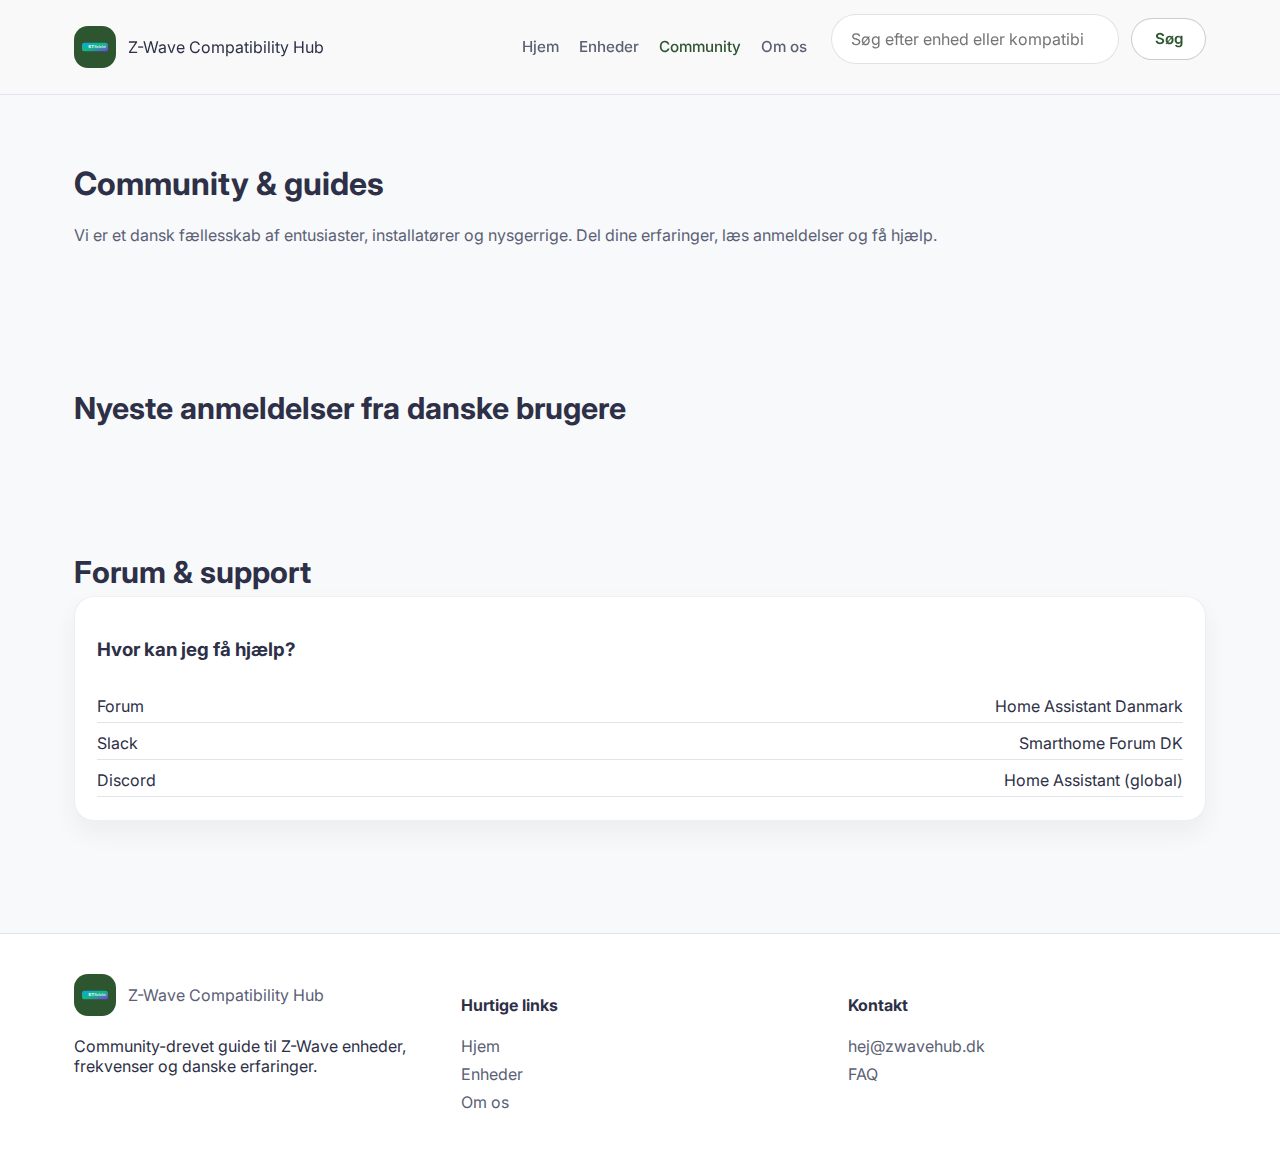
<file: community.html>
<!DOCTYPE html>
<html lang="da">
<head>
  <meta charset="utf-8">
  <meta name="viewport" content="width=device-width, initial-scale=1">
  <title>Community – Z-Wave Compatibility Hub</title>
  <meta name="description" content="Deltag i det danske Z-Wave community. Se top-anmeldere, del erfaringer og få support.">
  <link rel="preconnect" href="https://fonts.googleapis.com">
  <link rel="preconnect" href="https://fonts.gstatic.com" crossorigin>
  <link href="https://fonts.googleapis.com/css2?family=Inter:wght@400;500;600;700&display=swap" rel="stylesheet">
  <link rel="stylesheet" href="/assets/styles/base.css">
</head>
<body data-page="community">
  <header class="site-header">
    <div class="container inner">
      <a class="brand-mark" href="/">
        <img src="/assets/logo-et.svg" alt="ET logo">
        <span>Z-Wave Compatibility Hub</span>
      </a>
      <nav class="primary-nav">
        <a href="/">Hjem</a>
        <a href="/enheder.html">Enheder</a>
        <a href="/community.html" class="active">Community</a>
        <a href="/om-os.html">Om os</a>
      </nav>
      <form id="global-search" class="input-group" role="search">
        <input id="global-search-input" type="search" placeholder="Søg efter enhed eller kompatibilitet" aria-label="Global søgning">
        <button class="btn ghost" type="submit">Søg</button>
      </form>
    </div>
  </header>

  <main class="container" style="padding-top:3rem">
    <section class="section" style="padding-top:0">
      <h1>Community & guides</h1>
      <p class="lead">Vi er et dansk fællesskab af entusiaster, installatører og nysgerrige. Del dine erfaringer, læs anmeldelser og få hjælp.</p>
      <div class="grid cols-3" id="community-panels"></div>
    </section>

    <section class="section">
      <h2>Nyeste anmeldelser fra danske brugere</h2>
      <div class="grid" id="community-reviews"></div>
    </section>

    <section class="section">
      <h2>Forum & support</h2>
      <div class="device-card">
        <h3>Hvor kan jeg få hjælp?</h3>
        <ul class="spec-list">
          <li><span>Forum</span><span><a href="https://www.facebook.com/groups/homeassistantdk" target="_blank" rel="noopener">Home Assistant Danmark</a></span></li>
          <li><span>Slack</span><span><a href="https://smarthomeforum.dk" target="_blank" rel="noopener">Smarthome Forum DK</a></span></li>
          <li><span>Discord</span><span><a href="https://discord.gg/homeassistant" target="_blank" rel="noopener">Home Assistant (global)</a></span></li>
        </ul>
      </div>
    </section>
  </main>

  <footer class="footer">
    <div class="container cols">
      <div>
        <a class="brand-mark" href="/">
          <img src="/assets/logo-et.svg" alt="ET logo">
          <span>Z-Wave Compatibility Hub</span>
        </a>
        <p>Community-drevet guide til Z-Wave enheder, frekvenser og danske erfaringer.</p>
      </div>
      <div>
        <h4>Hurtige links</h4>
        <ul>
          <li><a href="/">Hjem</a></li>
          <li><a href="/enheder.html">Enheder</a></li>
          <li><a href="/om-os.html">Om os</a></li>
        </ul>
      </div>
      <div>
        <h4>Kontakt</h4>
        <ul>
          <li><a href="mailto:hej@zwavehub.dk">hej@zwavehub.dk</a></li>
          <li><a href="/om-os.html#faq">FAQ</a></li>
        </ul>
      </div>
    </div>
  </footer>

  <div id="toasts" class="toast-container" aria-live="polite"></div>
  <script src="/app.js" defer></script>
</body>
</html>
</file>
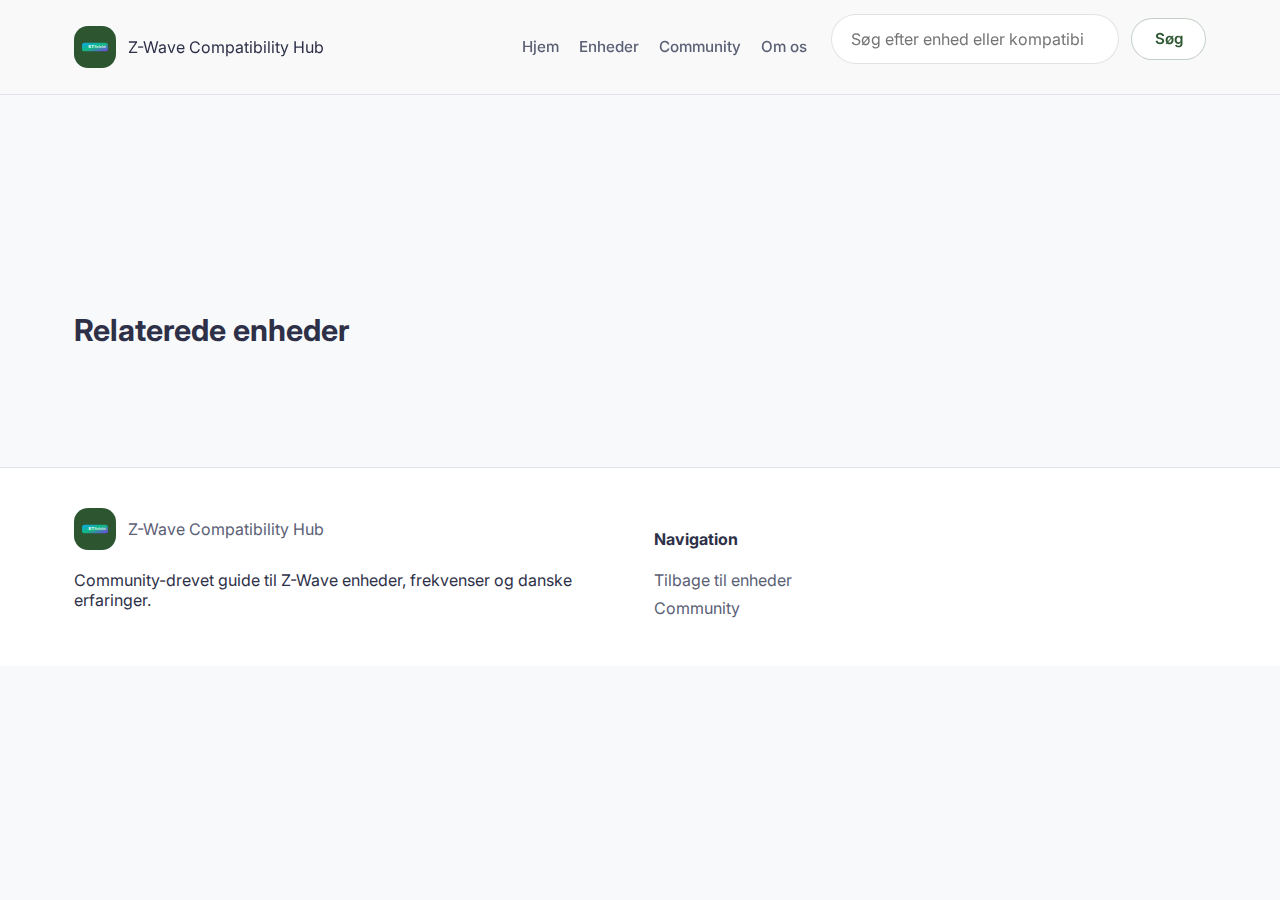
<file: device.html>
<!DOCTYPE html>
<html lang="da">
<head>
  <meta charset="utf-8">
  <meta name="viewport" content="width=device-width, initial-scale=1">
  <title>Enhedsdetaljer – Z-Wave Compatibility Hub</title>
  <meta name="description" content="Læs detaljer om Z-Wave enheder, specifikationer, kompatibilitet og danske anmeldelser.">
  <link rel="preconnect" href="https://fonts.googleapis.com">
  <link rel="preconnect" href="https://fonts.gstatic.com" crossorigin>
  <link href="https://fonts.googleapis.com/css2?family=Inter:wght@400;500;600;700&display=swap" rel="stylesheet">
  <link rel="stylesheet" href="/assets/styles/base.css">
</head>
<body data-page="device">
  <header class="site-header">
    <div class="container inner">
      <a class="brand-mark" href="/">
        <img src="/assets/logo-et.svg" alt="ET logo">
        <span>Z-Wave Compatibility Hub</span>
      </a>
      <nav class="primary-nav">
        <a href="/">Hjem</a>
        <a href="/enheder.html">Enheder</a>
        <a href="/community.html">Community</a>
        <a href="/om-os.html">Om os</a>
      </nav>
      <form id="global-search" class="input-group" role="search">
        <input id="global-search-input" type="search" placeholder="Søg efter enhed eller kompatibilitet" aria-label="Global søgning">
        <button class="btn ghost" type="submit">Søg</button>
      </form>
    </div>
  </header>

  <main class="container" style="padding-top:3rem">
    <div id="device-view" class="device-detail"></div>
    <section class="section">
      <h2>Relaterede enheder</h2>
      <div id="device-related" class="grid cols-3"></div>
    </section>
  </main>

  <footer class="footer">
    <div class="container cols">
      <div>
        <a class="brand-mark" href="/">
          <img src="/assets/logo-et.svg" alt="ET logo">
          <span>Z-Wave Compatibility Hub</span>
        </a>
        <p>Community-drevet guide til Z-Wave enheder, frekvenser og danske erfaringer.</p>
      </div>
      <div>
        <h4>Navigation</h4>
        <ul>
          <li><a href="/enheder.html">Tilbage til enheder</a></li>
          <li><a href="/community.html">Community</a></li>
        </ul>
      </div>
    </div>
  </footer>

  <div id="toasts" class="toast-container" aria-live="polite"></div>
  <script src="/app.js" defer></script>
</body>
</html>
</file>
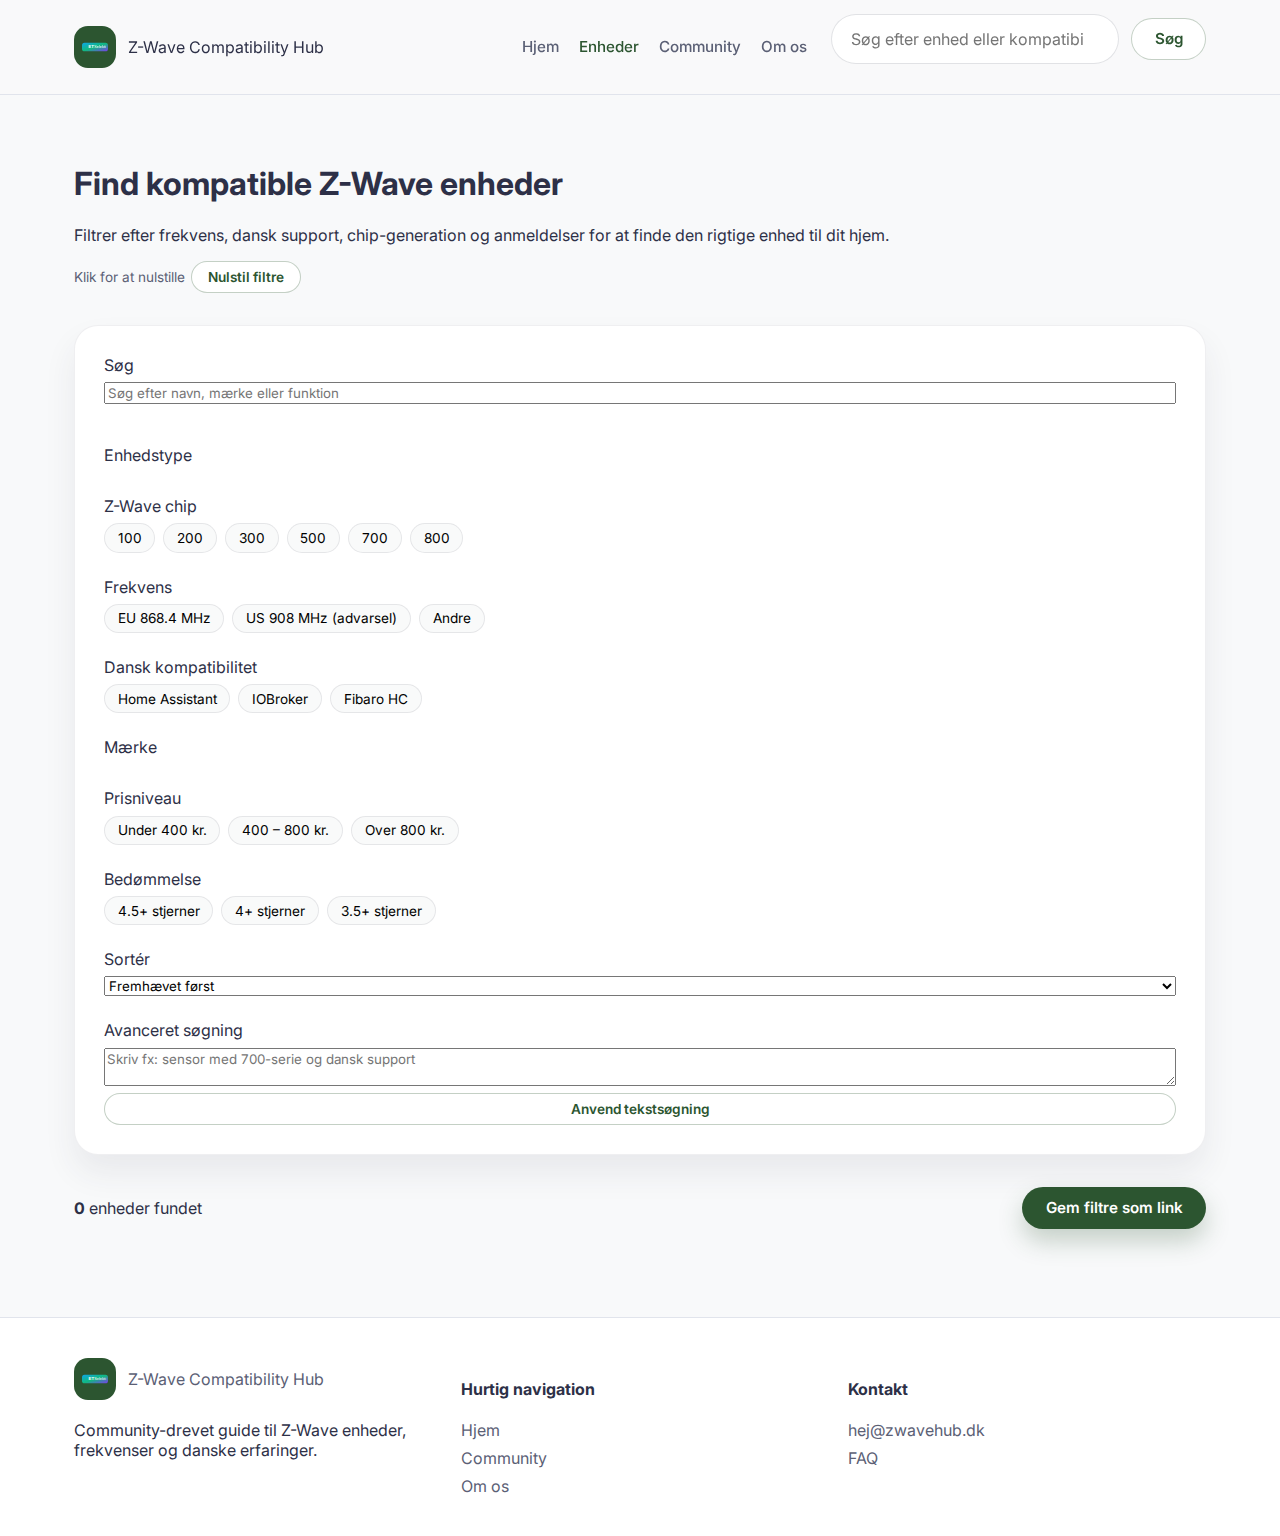
<file: enheder.html>
<!DOCTYPE html>
<html lang="da">
<head>
  <meta charset="utf-8">
  <meta name="viewport" content="width=device-width, initial-scale=1">
  <title>Enheder – Z-Wave Compatibility Hub</title>
  <meta name="description" content="Filtrer Z-Wave enheder efter type, frekvens, chip og dansk kompatibilitet. Find produkter der virker i Danmark.">
  <link rel="preconnect" href="https://fonts.googleapis.com">
  <link rel="preconnect" href="https://fonts.gstatic.com" crossorigin>
  <link href="https://fonts.googleapis.com/css2?family=Inter:wght@400;500;600;700&display=swap" rel="stylesheet">
  <link rel="stylesheet" href="/assets/styles/base.css">
</head>
<body data-page="directory">
  <header class="site-header">
    <div class="container inner">
      <a class="brand-mark" href="/">
        <img src="/assets/logo-et.svg" alt="ET logo">
        <span>Z-Wave Compatibility Hub</span>
      </a>
      <nav class="primary-nav">
        <a href="/">Hjem</a>
        <a href="/enheder.html" class="active">Enheder</a>
        <a href="/community.html">Community</a>
        <a href="/om-os.html">Om os</a>
      </nav>
      <form id="global-search" class="input-group" role="search">
        <input id="global-search-input" type="search" placeholder="Søg efter enhed eller kompatibilitet" aria-label="Global søgning">
        <button class="btn ghost" type="submit">Søg</button>
      </form>
    </div>
  </header>

  <main class="container" style="padding-top:3rem">
    <header style="margin-bottom:2rem">
      <h1>Find kompatible Z-Wave enheder</h1>
      <p class="lead">Filtrer efter frekvens, dansk support, chip-generation og anmeldelser for at finde den rigtige enhed til dit hjem.</p>
      <div class="tooltip-tip" data-tooltip="Filtrene opdateres live, og URL'en gemmer dine valg.">Klik for at nulstille <button id="directory-reset" class="btn ghost small" type="button">Nulstil filtre</button></div>
    </header>

    <section class="filters-panel">
      <div class="filter-group">
        <label for="directory-search">Søg</label>
        <input id="directory-search" type="search" placeholder="Søg efter navn, mærke eller funktion" autocomplete="off">
        <div class="search-suggestions" id="directory-suggestions"></div>
      </div>
      <div class="filter-group">
        <span>Enhedstype</span>
        <div class="filter-chips" id="filter-types"></div>
      </div>
      <div class="filter-group">
        <span>Z-Wave chip</span>
        <div class="filter-chips" id="filter-chip">
          <button class="filter-chip" data-chip="100">100</button>
          <button class="filter-chip" data-chip="200">200</button>
          <button class="filter-chip" data-chip="300">300</button>
          <button class="filter-chip" data-chip="500">500</button>
          <button class="filter-chip" data-chip="700">700</button>
          <button class="filter-chip" data-chip="800">800</button>
        </div>
      </div>
      <div class="filter-group">
        <span>Frekvens</span>
        <div class="filter-chips" id="filter-frequency">
          <button class="filter-chip" data-frequency="eu868">EU 868.4 MHz</button>
          <button class="filter-chip" data-frequency="us908">US 908 MHz (advarsel)</button>
          <button class="filter-chip" data-frequency="other">Andre</button>
        </div>
      </div>
      <div class="filter-group">
        <span>Dansk kompatibilitet</span>
        <div class="filter-chips" id="filter-compatibility">
          <button class="filter-chip" data-compat="home-assistant">Home Assistant</button>
          <button class="filter-chip" data-compat="iobroker">IOBroker</button>
          <button class="filter-chip" data-compat="fibaro">Fibaro HC</button>
        </div>
      </div>
      <div class="filter-group">
        <span>Mærke</span>
        <div class="filter-chips" id="filter-brand"></div>
      </div>
      <div class="filter-group">
        <span>Prisniveau</span>
        <div class="filter-chips" id="filter-price">
          <button class="filter-chip" data-price="low">Under 400 kr.</button>
          <button class="filter-chip" data-price="mid">400 – 800 kr.</button>
          <button class="filter-chip" data-price="high">Over 800 kr.</button>
        </div>
      </div>
      <div class="filter-group">
        <span>Bedømmelse</span>
        <div class="filter-chips" id="filter-rating">
          <button class="filter-chip" data-rating="4.5">4.5+ stjerner</button>
          <button class="filter-chip" data-rating="4">4+ stjerner</button>
          <button class="filter-chip" data-rating="3.5">3.5+ stjerner</button>
        </div>
      </div>
      <div class="filter-group">
        <label for="directory-sort">Sortér</label>
        <select id="directory-sort">
          <option value="featured">Fremhævet først</option>
          <option value="price-asc">Pris – lav til høj</option>
          <option value="price-desc">Pris – høj til lav</option>
          <option value="rating">Bedste anmeldelser</option>
          <option value="newest">Nyeste tilføjet</option>
        </select>
      </div>
      <div class="filter-group">
        <label for="advanced-search">Avanceret søgning</label>
        <textarea id="advanced-search" placeholder="Skriv fx: sensor med 700-serie og dansk support"></textarea>
        <button class="btn ghost small" id="advanced-search-btn" type="button">Anvend tekstsøgning</button>
      </div>
    </section>

    <section style="margin-top:2rem">
      <div style="display:flex; align-items:center; justify-content:space-between; flex-wrap:wrap; gap:1rem;">
        <div><strong id="directory-count">0</strong> enheder fundet</div>
        <button class="btn primary" id="save-search" type="button">Gem filtre som link</button>
      </div>
      <div id="directory-grid" class="grid cols-3" style="margin-top:1.5rem"></div>
      <div id="directory-empty" class="empty-state" hidden>
        <img src="/assets/illustrations/magpie.svg" alt="Magpie maskot">
        <h3>Ingen resultater</h3>
        <p>Prøv at justere frekvens eller pris. Populære valg:</p>
        <div class="search-suggestions" id="empty-suggestions"></div>
      </div>
    </section>
  </main>

  <footer class="footer">
    <div class="container cols">
      <div>
        <a class="brand-mark" href="/">
          <img src="/assets/logo-et.svg" alt="ET logo">
          <span>Z-Wave Compatibility Hub</span>
        </a>
        <p>Community-drevet guide til Z-Wave enheder, frekvenser og danske erfaringer.</p>
      </div>
      <div>
        <h4>Hurtig navigation</h4>
        <ul>
          <li><a href="/">Hjem</a></li>
          <li><a href="/community.html">Community</a></li>
          <li><a href="/om-os.html">Om os</a></li>
        </ul>
      </div>
      <div>
        <h4>Kontakt</h4>
        <ul>
          <li><a href="mailto:hej@zwavehub.dk">hej@zwavehub.dk</a></li>
          <li><a href="/om-os.html#faq">FAQ</a></li>
        </ul>
      </div>
    </div>
  </footer>

  <div id="toasts" class="toast-container" aria-live="polite"></div>
  <script src="/app.js" defer></script>
</body>
</html>
</file>
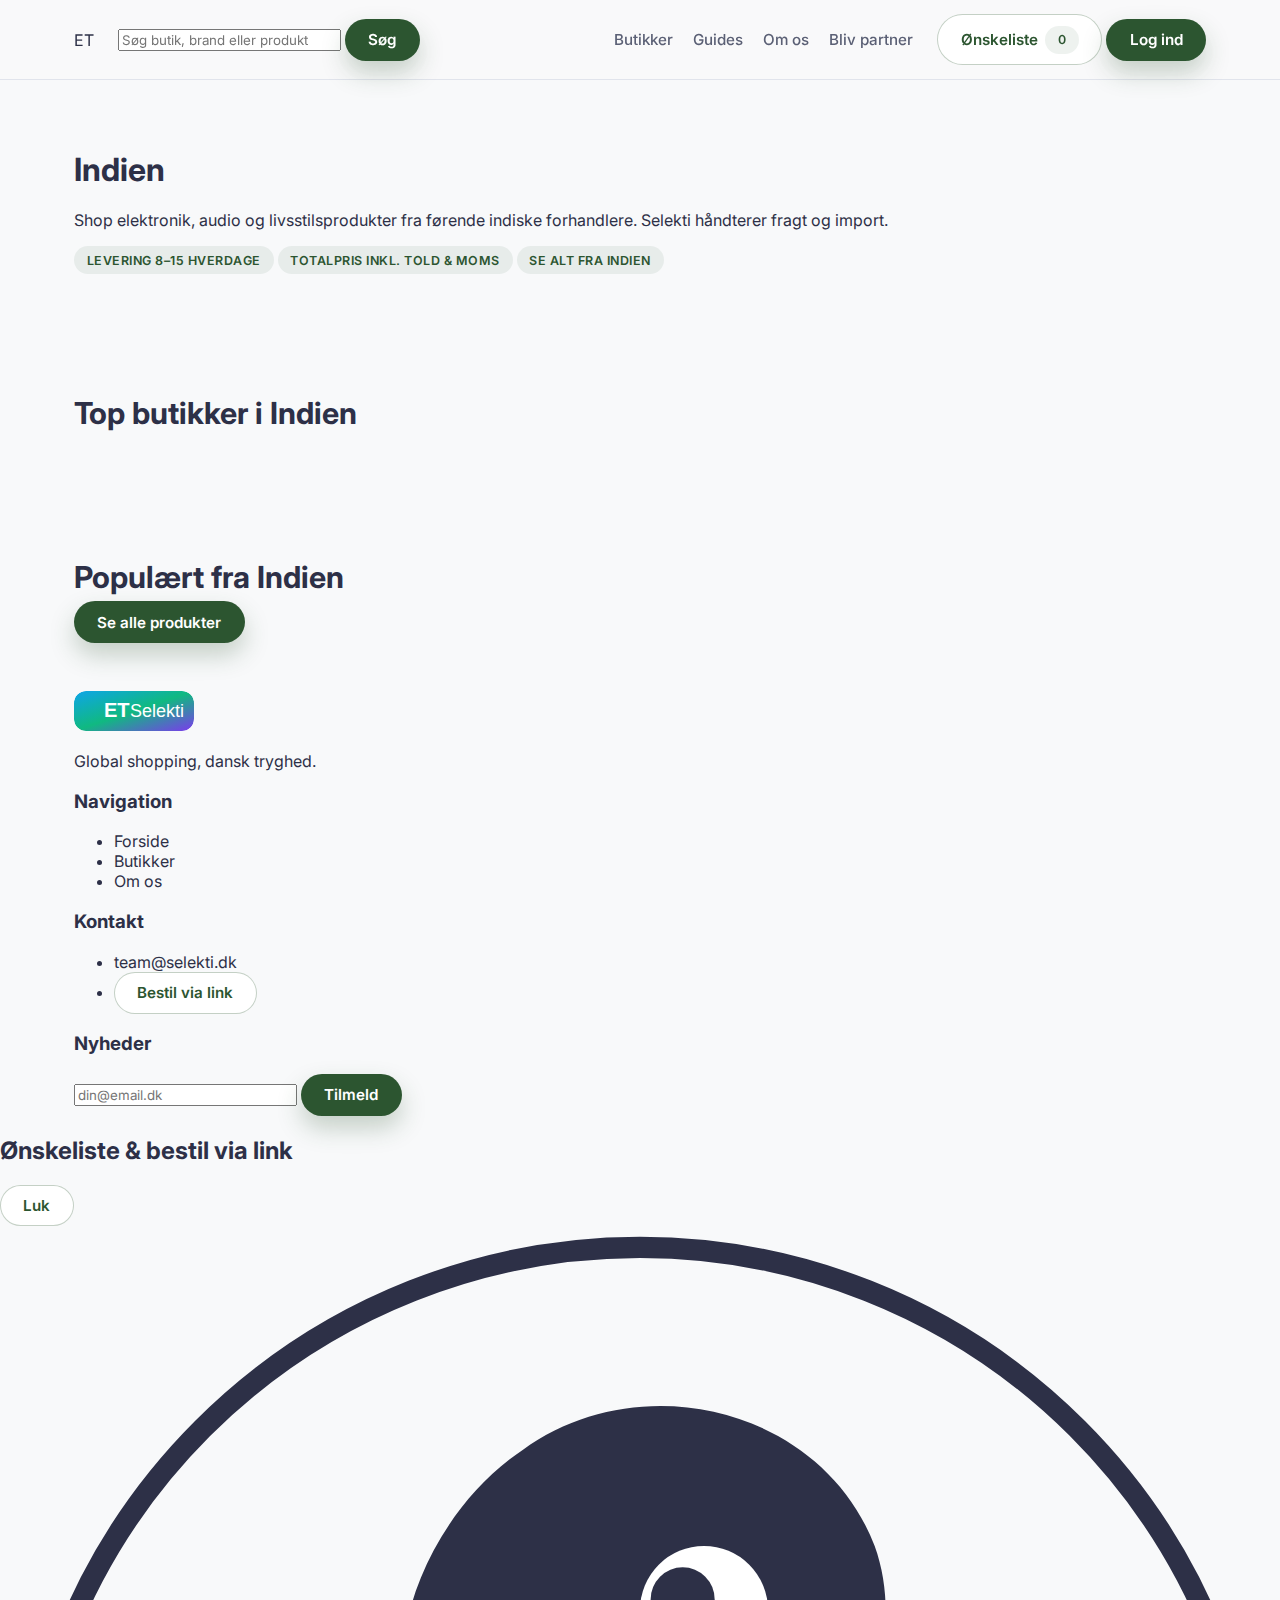
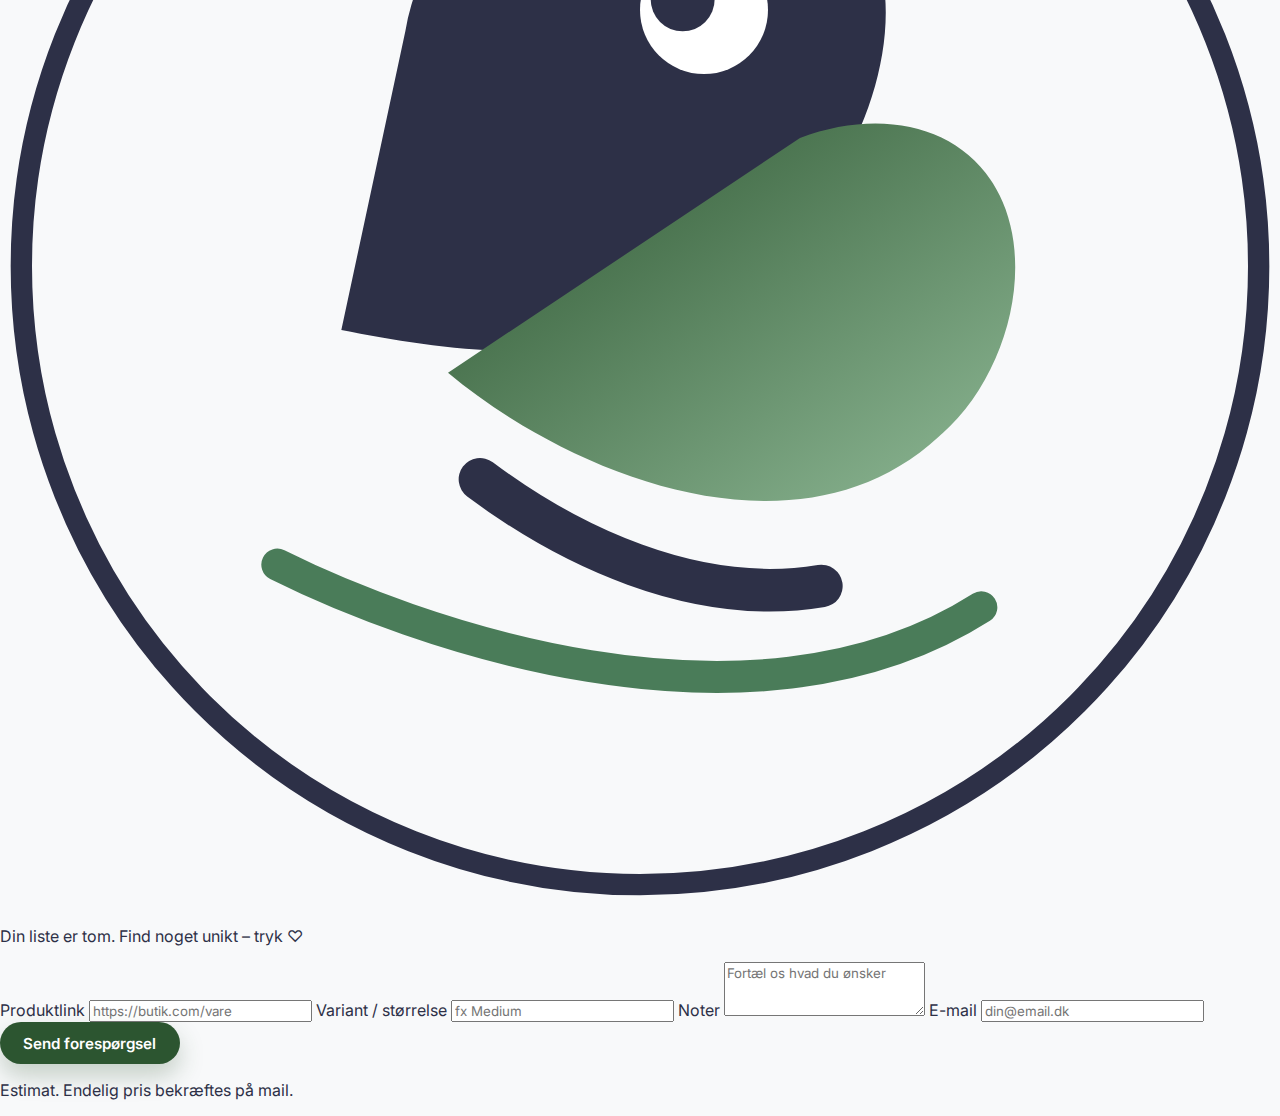
<file: indien.html>
<!DOCTYPE html>
<html lang="da">
<head>
  <meta charset="utf-8" />
  <meta name="viewport" content="width=device-width, initial-scale=1" />
  <title>Indien – Tech & lifestyle | Selekti</title>
  <meta name="description" content="Find indiske elektronik- og lifestyleprodukter med Selektis totalpris." />
  <link rel="preconnect" href="https://fonts.googleapis.com" />
  <link rel="preconnect" href="https://fonts.gstatic.com" crossorigin />
  <link href="https://fonts.googleapis.com/css2?family=Inter:wght@300..800&display=swap" rel="stylesheet" />
  <link rel="stylesheet" href="/assets/styles/base.css" />
  <script src="/app.js" defer></script>
</head>
<body data-page="country" data-country="IN">
  <header class="site-header">
    <div class="container inner">
      <a class="logo" href="/index.html" aria-label="Selekti forside"><span class="logo-mark">ET</span></a>
      <form id="global-search" class="global-search" role="search">
        <input id="global-search-input" type="search" placeholder="Søg butik, brand eller produkt" aria-label="Global søgning" />
        <button class="btn primary" type="submit">Søg</button>
      </form>
      <nav class="primary-nav">
        <a href="/butikker.html">Butikker</a>
        <a href="/index.html#guides">Guides</a>
        <a href="/om-os.html">Om os</a>
        <a href="/bliv-partner.html">Bliv partner</a>
      </nav>
      <div class="cta-group">
        <button id="wishlist-open" data-open="sheet-wishlist" class="btn ghost">Ønskeliste <span id="wishlist-count" class="badge">0</span></button>
        <button class="btn primary" data-auth-action>Log ind</button>
      </div>
    </div>
  </header>

  <main>
    <section class="section">
      <div class="container country-hero">
        <div>
          <h1>Indien</h1>
          <p>Shop elektronik, audio og livsstilsprodukter fra førende indiske forhandlere. Selekti håndterer fragt og import.</p>
          <div class="badge-row">
            <span class="badge">Levering 8–15 hverdage</span>
            <span class="badge">Totalpris inkl. told & moms</span>
            <a class="badge" href="/butikker.html?country=IN">Se alt fra Indien</a>
          </div>
        </div>
      </div>
    </section>

    <section class="section light">
      <div class="container">
        <header class="section-head">
          <h2>Top butikker i Indien</h2>
        </header>
        <div id="country-stores" class="row-scroll"></div>
      </div>
    </section>

    <section class="section">
      <div class="container">
        <header class="section-head">
          <h2>Populært fra Indien</h2>
        </header>
        <div id="country-products" class="product-grid"></div>
        <div class="cta-center">
          <a class="btn primary" href="/butikker.html?country=IN">Se alle produkter</a>
        </div>
      </div>
    </section>
  </main>

  <footer class="site-footer">
    <div class="container footer-grid">
      <div>
        <img src="/assets/logo-et.svg" alt="Selekti" width="120" />
        <p>Global shopping, dansk tryghed.</p>
      </div>
      <div>
        <h3>Navigation</h3>
        <ul>
          <li><a href="/index.html">Forside</a></li>
          <li><a href="/butikker.html">Butikker</a></li>
          <li><a href="/om-os.html">Om os</a></li>
        </ul>
      </div>
      <div>
        <h3>Kontakt</h3>
        <ul>
          <li><a href="mailto:team@selekti.dk">team@selekti.dk</a></li>
          <li><button class="btn ghost" data-open="sheet-wishlist">Bestil via link</button></li>
        </ul>
      </div>
      <div>
        <h3>Nyheder</h3>
        <form name="newsletter" method="POST" data-netlify="true" netlify-honeypot="bot-field">
          <input type="hidden" name="form-name" value="newsletter" />
          <p class="hp"><label>Udfyld ikke <input name="bot-field" /></label></p>
          <input type="email" name="email" required placeholder="din@email.dk" />
          <button class="btn primary" type="submit">Tilmeld</button>
        </form>
      </div>
    </div>
  </footer>

  <div id="sheet-dim" class="sheet-dim" hidden></div>
  <aside id="sheet-wishlist" class="sheet" role="dialog" aria-modal="true" aria-labelledby="wishlist-title">
    <div class="sheet-header">
      <h2 id="wishlist-title">Ønskeliste & bestil via link</h2>
      <button class="btn ghost" data-close>Luk</button>
    </div>
    <div class="sheet-body">
      <section>
        <div id="wishlist-empty" class="wishlist-empty">
          <img src="/assets/illustrations/magpie.svg" alt="Selekti maskot" class="mascot" />
          <p>Din liste er tom. Find noget unikt – tryk ♡</p>
        </div>
        <div id="wishlist-list" class="wishlist-list"></div>
        <div id="wishlist-actions" hidden>
          <button id="wishlist-clear" class="btn ghost" type="button">Ryd ønskeliste</button>
        </div>
      </section>
      <section>
        <form id="wishlist-form" name="wishlist" method="POST" data-netlify="true" netlify-honeypot="bot-field">
          <input type="hidden" name="form-name" value="wishlist" />
          <input type="hidden" name="items_json" id="wishlist-json" value="[]" />
          <p class="hp"><label>Du må ikke udfylde <input name="bot-field" /></label></p>
          <label>Produktlink
            <input id="wishlist-product-url" name="product_url" type="url" required placeholder="https://butik.com/vare" />
          </label>
          <label>Variant / størrelse
            <input name="variant" type="text" placeholder="fx Medium" />
          </label>
          <label>Noter
            <textarea name="notes" rows="3" placeholder="Fortæl os hvad du ønsker"></textarea>
          </label>
          <label>E-mail
            <input name="email" type="email" required placeholder="din@email.dk" />
          </label>
          <button class="btn primary" type="submit">Send forespørgsel</button>
          <p class="note">Estimat. Endelig pris bekræftes på mail.</p>
        </form>
      </section>
    </div>
  </aside>

  <div id="toasts" class="toast-container" aria-live="polite"></div>
</body>
</html>
</file>
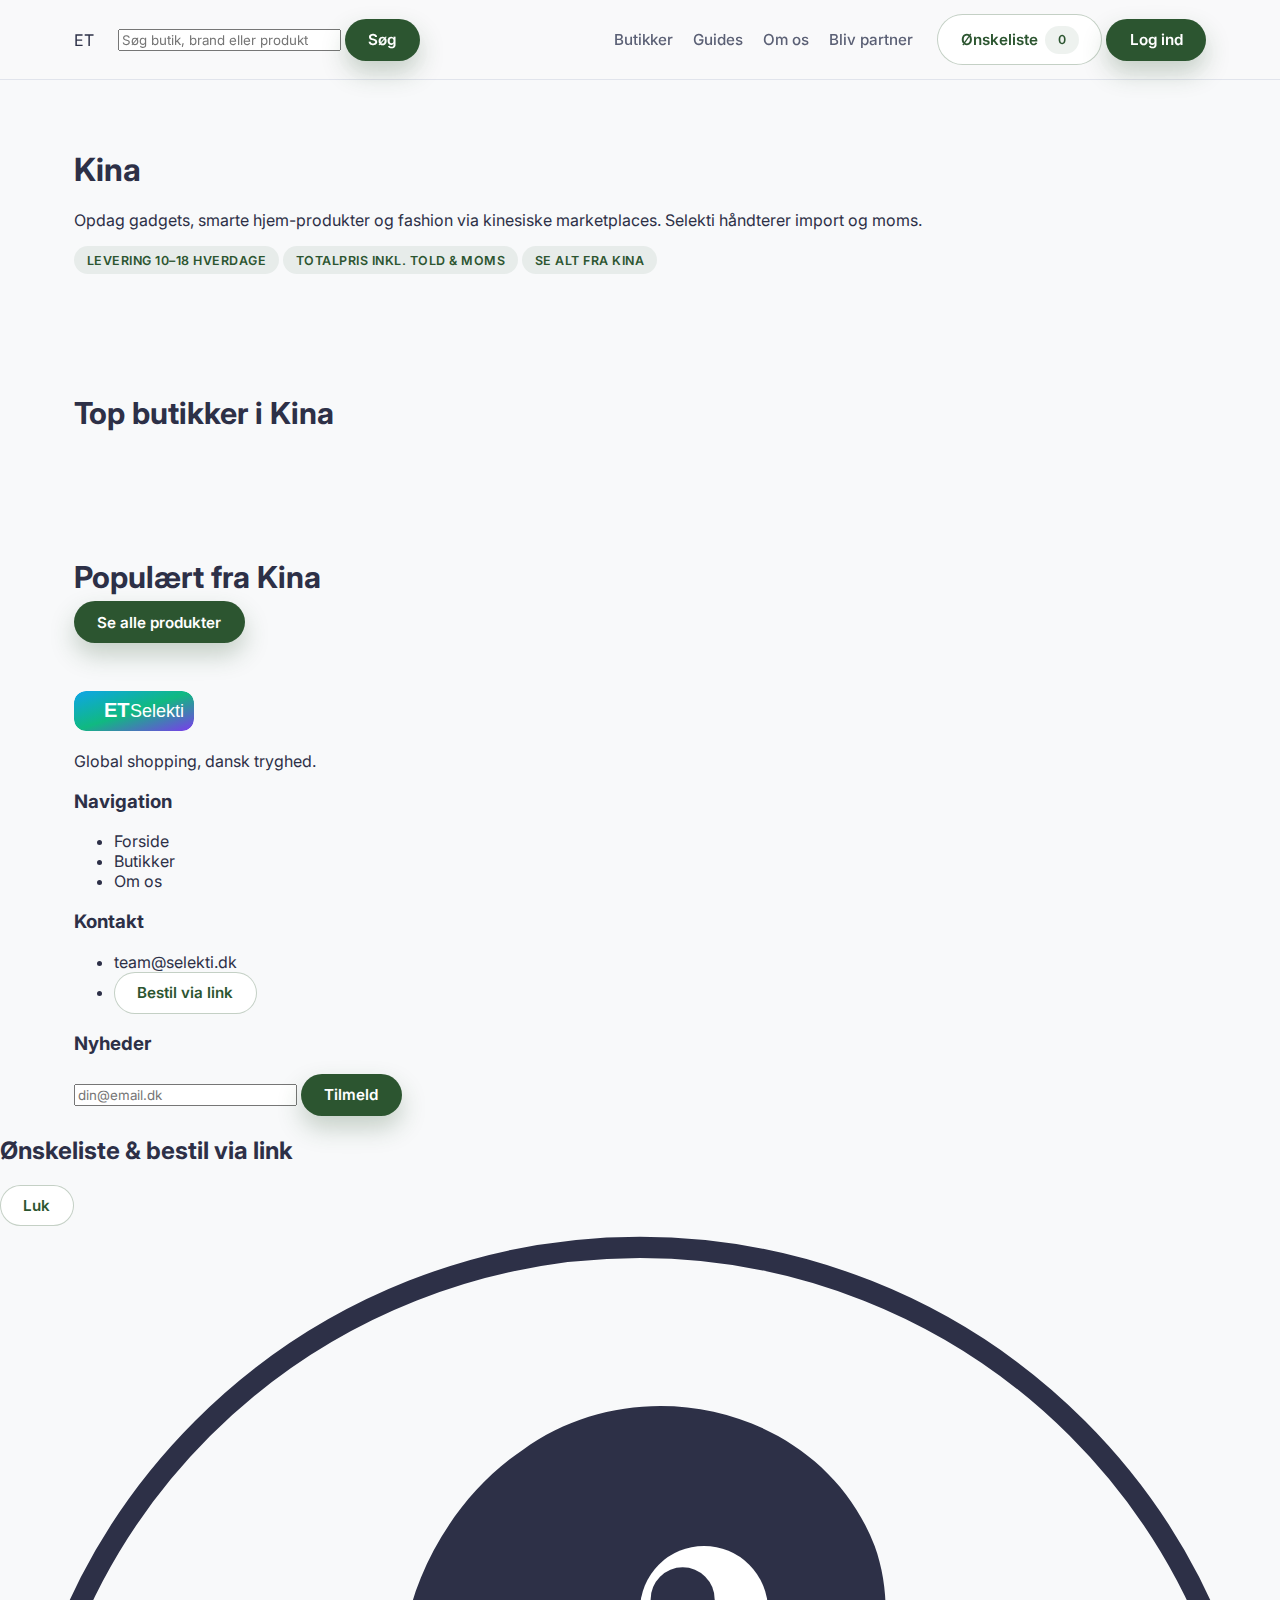
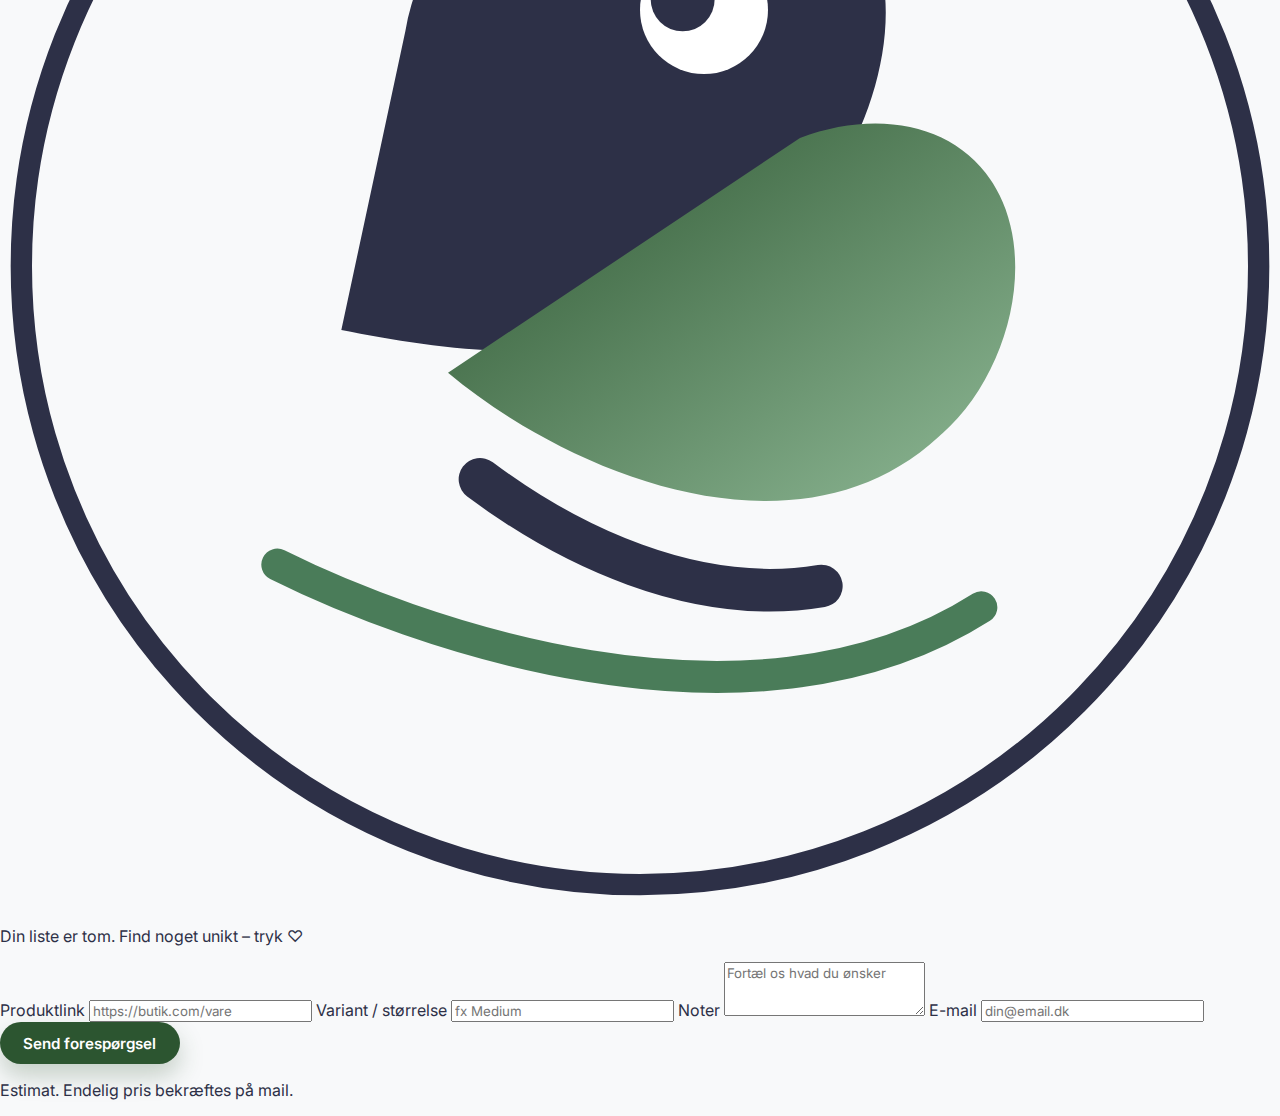
<file: kina.html>
<!DOCTYPE html>
<html lang="da">
<head>
  <meta charset="utf-8" />
  <meta name="viewport" content="width=device-width, initial-scale=1" />
  <title>Kina – Marketplace & tech | Selekti</title>
  <meta name="description" content="Find kinesiske gadgets og livsstilsprodukter med sikker levering via Selekti." />
  <link rel="preconnect" href="https://fonts.googleapis.com" />
  <link rel="preconnect" href="https://fonts.gstatic.com" crossorigin />
  <link href="https://fonts.googleapis.com/css2?family=Inter:wght@300..800&display=swap" rel="stylesheet" />
  <link rel="stylesheet" href="/assets/styles/base.css" />
  <script src="/app.js" defer></script>
</head>
<body data-page="country" data-country="CN">
  <header class="site-header">
    <div class="container inner">
      <a class="logo" href="/index.html" aria-label="Selekti forside"><span class="logo-mark">ET</span></a>
      <form id="global-search" class="global-search" role="search">
        <input id="global-search-input" type="search" placeholder="Søg butik, brand eller produkt" aria-label="Global søgning" />
        <button class="btn primary" type="submit">Søg</button>
      </form>
      <nav class="primary-nav">
        <a href="/butikker.html">Butikker</a>
        <a href="/index.html#guides">Guides</a>
        <a href="/om-os.html">Om os</a>
        <a href="/bliv-partner.html">Bliv partner</a>
      </nav>
      <div class="cta-group">
        <button id="wishlist-open" data-open="sheet-wishlist" class="btn ghost">Ønskeliste <span id="wishlist-count" class="badge">0</span></button>
        <button class="btn primary" data-auth-action>Log ind</button>
      </div>
    </div>
  </header>

  <main>
    <section class="section">
      <div class="container country-hero">
        <div>
          <h1>Kina</h1>
          <p>Opdag gadgets, smarte hjem-produkter og fashion via kinesiske marketplaces. Selekti håndterer import og moms.</p>
          <div class="badge-row">
            <span class="badge">Levering 10–18 hverdage</span>
            <span class="badge">Totalpris inkl. told & moms</span>
            <a class="badge" href="/butikker.html?country=CN">Se alt fra Kina</a>
          </div>
        </div>
      </div>
    </section>

    <section class="section light">
      <div class="container">
        <header class="section-head">
          <h2>Top butikker i Kina</h2>
        </header>
        <div id="country-stores" class="row-scroll"></div>
      </div>
    </section>

    <section class="section">
      <div class="container">
        <header class="section-head">
          <h2>Populært fra Kina</h2>
        </header>
        <div id="country-products" class="product-grid"></div>
        <div class="cta-center">
          <a class="btn primary" href="/butikker.html?country=CN">Se alle produkter</a>
        </div>
      </div>
    </section>
  </main>

  <footer class="site-footer">
    <div class="container footer-grid">
      <div>
        <img src="/assets/logo-et.svg" alt="Selekti" width="120" />
        <p>Global shopping, dansk tryghed.</p>
      </div>
      <div>
        <h3>Navigation</h3>
        <ul>
          <li><a href="/index.html">Forside</a></li>
          <li><a href="/butikker.html">Butikker</a></li>
          <li><a href="/om-os.html">Om os</a></li>
        </ul>
      </div>
      <div>
        <h3>Kontakt</h3>
        <ul>
          <li><a href="mailto:team@selekti.dk">team@selekti.dk</a></li>
          <li><button class="btn ghost" data-open="sheet-wishlist">Bestil via link</button></li>
        </ul>
      </div>
      <div>
        <h3>Nyheder</h3>
        <form name="newsletter" method="POST" data-netlify="true" netlify-honeypot="bot-field">
          <input type="hidden" name="form-name" value="newsletter" />
          <p class="hp"><label>Udfyld ikke <input name="bot-field" /></label></p>
          <input type="email" name="email" required placeholder="din@email.dk" />
          <button class="btn primary" type="submit">Tilmeld</button>
        </form>
      </div>
    </div>
  </footer>

  <div id="sheet-dim" class="sheet-dim" hidden></div>
  <aside id="sheet-wishlist" class="sheet" role="dialog" aria-modal="true" aria-labelledby="wishlist-title">
    <div class="sheet-header">
      <h2 id="wishlist-title">Ønskeliste & bestil via link</h2>
      <button class="btn ghost" data-close>Luk</button>
    </div>
    <div class="sheet-body">
      <section>
        <div id="wishlist-empty" class="wishlist-empty">
          <img src="/assets/illustrations/magpie.svg" alt="Selekti maskot" class="mascot" />
          <p>Din liste er tom. Find noget unikt – tryk ♡</p>
        </div>
        <div id="wishlist-list" class="wishlist-list"></div>
        <div id="wishlist-actions" hidden>
          <button id="wishlist-clear" class="btn ghost" type="button">Ryd ønskeliste</button>
        </div>
      </section>
      <section>
        <form id="wishlist-form" name="wishlist" method="POST" data-netlify="true" netlify-honeypot="bot-field">
          <input type="hidden" name="form-name" value="wishlist" />
          <input type="hidden" name="items_json" id="wishlist-json" value="[]" />
          <p class="hp"><label>Du må ikke udfylde <input name="bot-field" /></label></p>
          <label>Produktlink
            <input id="wishlist-product-url" name="product_url" type="url" required placeholder="https://butik.com/vare" />
          </label>
          <label>Variant / størrelse
            <input name="variant" type="text" placeholder="fx Medium" />
          </label>
          <label>Noter
            <textarea name="notes" rows="3" placeholder="Fortæl os hvad du ønsker"></textarea>
          </label>
          <label>E-mail
            <input name="email" type="email" required placeholder="din@email.dk" />
          </label>
          <button class="btn primary" type="submit">Send forespørgsel</button>
          <p class="note">Estimat. Endelig pris bekræftes på mail.</p>
        </form>
      </section>
    </div>
  </aside>

  <div id="toasts" class="toast-container" aria-live="polite"></div>
</body>
</html>
</file>
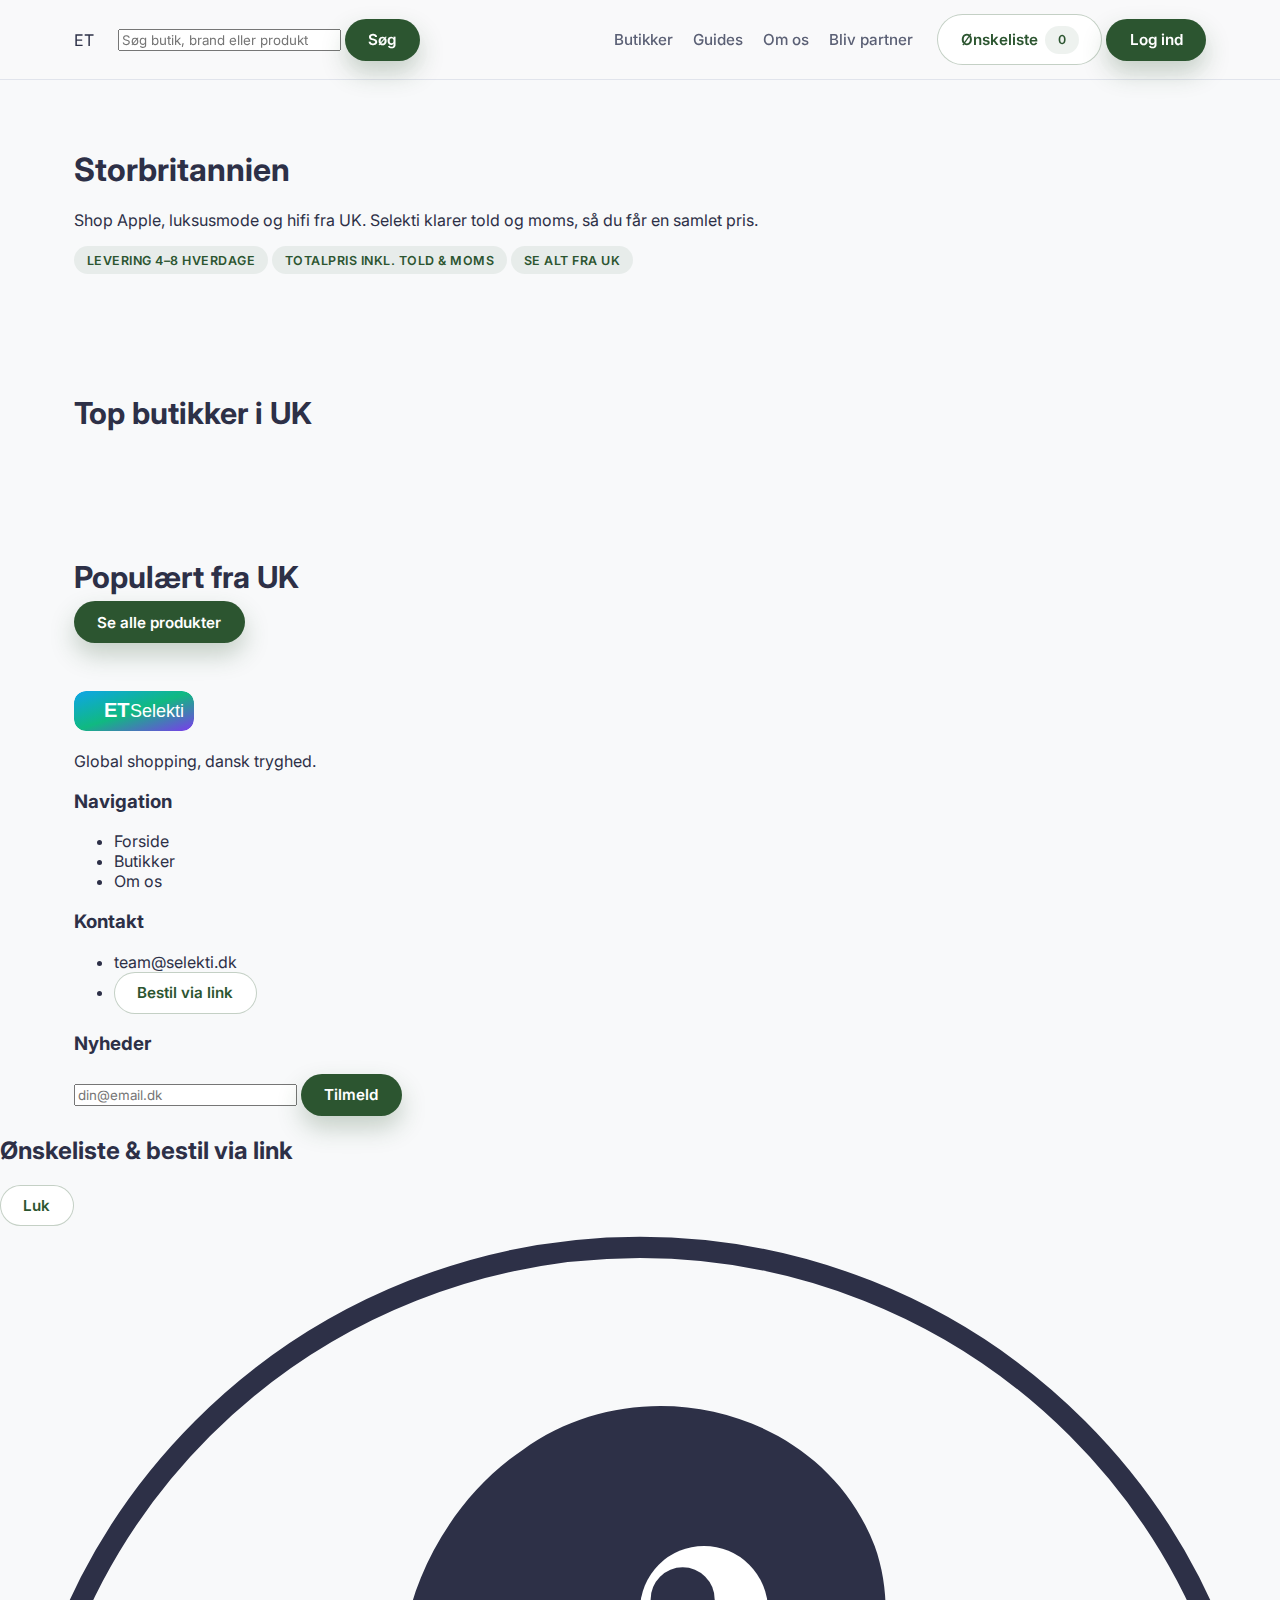
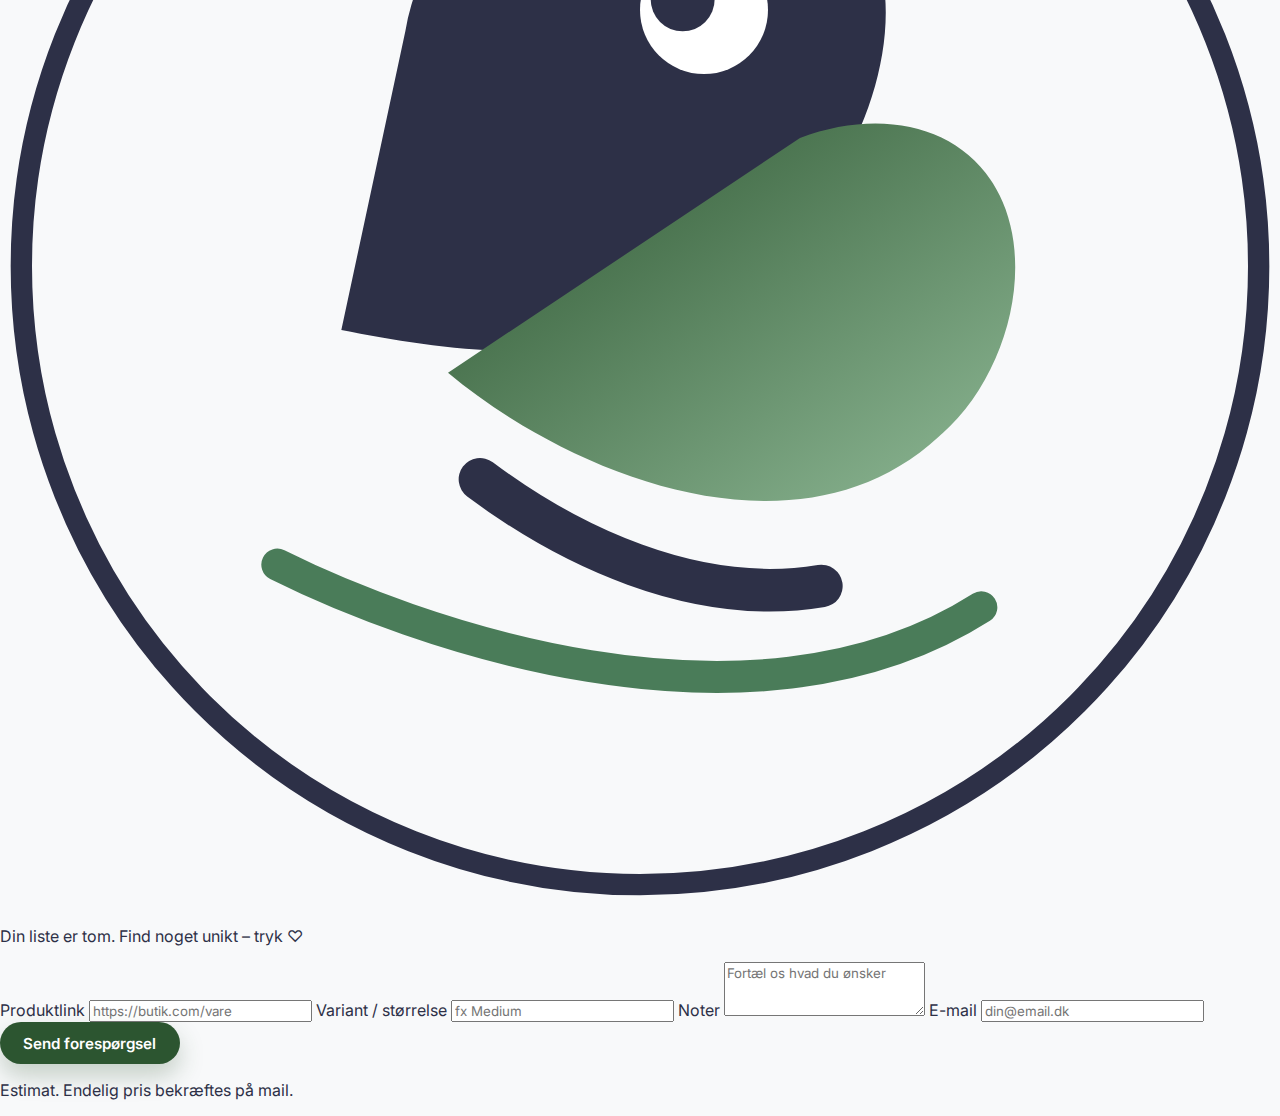
<file: uk.html>
<!DOCTYPE html>
<html lang="da">
<head>
  <meta charset="utf-8" />
  <meta name="viewport" content="width=device-width, initial-scale=1" />
  <title>Storbritannien – Premium tech & fashion | Selekti</title>
  <meta name="description" content="Køb premium tech og fashion fra Storbritannien med Selektis totalpris." />
  <link rel="preconnect" href="https://fonts.googleapis.com" />
  <link rel="preconnect" href="https://fonts.gstatic.com" crossorigin />
  <link href="https://fonts.googleapis.com/css2?family=Inter:wght@300..800&display=swap" rel="stylesheet" />
  <link rel="stylesheet" href="/assets/styles/base.css" />
  <script src="/app.js" defer></script>
</head>
<body data-page="country" data-country="UK">
  <header class="site-header">
    <div class="container inner">
      <a class="logo" href="/index.html" aria-label="Selekti forside"><span class="logo-mark">ET</span></a>
      <form id="global-search" class="global-search" role="search">
        <input id="global-search-input" type="search" placeholder="Søg butik, brand eller produkt" aria-label="Global søgning" />
        <button class="btn primary" type="submit">Søg</button>
      </form>
      <nav class="primary-nav">
        <a href="/butikker.html">Butikker</a>
        <a href="/index.html#guides">Guides</a>
        <a href="/om-os.html">Om os</a>
        <a href="/bliv-partner.html">Bliv partner</a>
      </nav>
      <div class="cta-group">
        <button id="wishlist-open" data-open="sheet-wishlist" class="btn ghost">Ønskeliste <span id="wishlist-count" class="badge">0</span></button>
        <button class="btn primary" data-auth-action>Log ind</button>
      </div>
    </div>
  </header>

  <main>
    <section class="section">
      <div class="container country-hero">
        <div>
          <h1>Storbritannien</h1>
          <p>Shop Apple, luksusmode og hifi fra UK. Selekti klarer told og moms, så du får en samlet pris.</p>
          <div class="badge-row">
            <span class="badge">Levering 4–8 hverdage</span>
            <span class="badge">Totalpris inkl. told & moms</span>
            <a class="badge" href="/butikker.html?country=UK">Se alt fra UK</a>
          </div>
        </div>
      </div>
    </section>

    <section class="section light">
      <div class="container">
        <header class="section-head">
          <h2>Top butikker i UK</h2>
        </header>
        <div id="country-stores" class="row-scroll"></div>
      </div>
    </section>

    <section class="section">
      <div class="container">
        <header class="section-head">
          <h2>Populært fra UK</h2>
        </header>
        <div id="country-products" class="product-grid"></div>
        <div class="cta-center">
          <a class="btn primary" href="/butikker.html?country=UK">Se alle produkter</a>
        </div>
      </div>
    </section>
  </main>

  <footer class="site-footer">
    <div class="container footer-grid">
      <div>
        <img src="/assets/logo-et.svg" alt="Selekti" width="120" />
        <p>Global shopping, dansk tryghed.</p>
      </div>
      <div>
        <h3>Navigation</h3>
        <ul>
          <li><a href="/index.html">Forside</a></li>
          <li><a href="/butikker.html">Butikker</a></li>
          <li><a href="/om-os.html">Om os</a></li>
        </ul>
      </div>
      <div>
        <h3>Kontakt</h3>
        <ul>
          <li><a href="mailto:team@selekti.dk">team@selekti.dk</a></li>
          <li><button class="btn ghost" data-open="sheet-wishlist">Bestil via link</button></li>
        </ul>
      </div>
      <div>
        <h3>Nyheder</h3>
        <form name="newsletter" method="POST" data-netlify="true" netlify-honeypot="bot-field">
          <input type="hidden" name="form-name" value="newsletter" />
          <p class="hp"><label>Udfyld ikke <input name="bot-field" /></label></p>
          <input type="email" name="email" required placeholder="din@email.dk" />
          <button class="btn primary" type="submit">Tilmeld</button>
        </form>
      </div>
    </div>
  </footer>

  <div id="sheet-dim" class="sheet-dim" hidden></div>
  <aside id="sheet-wishlist" class="sheet" role="dialog" aria-modal="true" aria-labelledby="wishlist-title">
    <div class="sheet-header">
      <h2 id="wishlist-title">Ønskeliste & bestil via link</h2>
      <button class="btn ghost" data-close>Luk</button>
    </div>
    <div class="sheet-body">
      <section>
        <div id="wishlist-empty" class="wishlist-empty">
          <img src="/assets/illustrations/magpie.svg" alt="Selekti maskot" class="mascot" />
          <p>Din liste er tom. Find noget unikt – tryk ♡</p>
        </div>
        <div id="wishlist-list" class="wishlist-list"></div>
        <div id="wishlist-actions" hidden>
          <button id="wishlist-clear" class="btn ghost" type="button">Ryd ønskeliste</button>
        </div>
      </section>
      <section>
        <form id="wishlist-form" name="wishlist" method="POST" data-netlify="true" netlify-honeypot="bot-field">
          <input type="hidden" name="form-name" value="wishlist" />
          <input type="hidden" name="items_json" id="wishlist-json" value="[]" />
          <p class="hp"><label>Du må ikke udfylde <input name="bot-field" /></label></p>
          <label>Produktlink
            <input id="wishlist-product-url" name="product_url" type="url" required placeholder="https://butik.com/vare" />
          </label>
          <label>Variant / størrelse
            <input name="variant" type="text" placeholder="fx Medium" />
          </label>
          <label>Noter
            <textarea name="notes" rows="3" placeholder="Fortæl os hvad du ønsker"></textarea>
          </label>
          <label>E-mail
            <input name="email" type="email" required placeholder="din@email.dk" />
          </label>
          <button class="btn primary" type="submit">Send forespørgsel</button>
          <p class="note">Estimat. Endelig pris bekræftes på mail.</p>
        </form>
      </section>
    </div>
  </aside>

  <div id="toasts" class="toast-container" aria-live="polite"></div>
</body>
</html>
</file>
<file: assets/styles/base.css>
:root {
  --primary: #2c5530;
  --secondary: #4a7c59;
  --accent: #8fb996;
  --ink: #2d3047;
  --muted: #5b6075;
  --line: #e1e4ec;
  --soft: #f8f9fa;
  --bg: #ffffff;
  --danger: #c0392b;
  --warn: #f59e0b;
  --success: #1c7c54;
  --card-shadow: 0 18px 32px rgba(45, 48, 71, 0.08);
}

* {
  box-sizing: border-box;
}

html {
  scroll-behavior: smooth;
}

body {
  margin: 0;
  font-family: "Inter", -apple-system, BlinkMacSystemFont, "Segoe UI", sans-serif;
  color: var(--ink);
  background: var(--soft);
}

::selection {
  background: rgba(79, 111, 82, 0.25);
}

a {
  color: inherit;
  text-decoration: none;
}

a:hover {
  text-decoration: underline;
}

img {
  max-width: 100%;
  height: auto;
  border-radius: 12px;
}

button,
input,
select,
textarea {
  font-family: inherit;
}

.hp { display:none !important; }
.hp input { display:none !important; }

.container {
  max-width: 1180px;
  margin: 0 auto;
  padding: 0 1.5rem;
}

header.site-header {
  position: sticky;
  top: 0;
  z-index: 80;
  backdrop-filter: blur(12px);
  background: rgba(248, 249, 250, 0.92);
  border-bottom: 1px solid var(--line);
}

.site-header .inner {
  display: flex;
  align-items: center;
  gap: 1.5rem;
  padding: 0.9rem 1.5rem;
}

.brand-mark {
  display: inline-flex;
  align-items: center;
  gap: 0.75rem;
}

.brand-mark svg,
.brand-mark img {
  width: 42px;
  height: 42px;
  border-radius: 14px;
  background: var(--primary);
  padding: 8px;
}

.primary-nav {
  margin-left: auto;
  display: flex;
  gap: 1.25rem;
  align-items: center;
  font-size: 0.95rem;
}

.primary-nav a {
  font-weight: 500;
  color: var(--muted);
}

.primary-nav a.active,
.primary-nav a:hover {
  color: var(--primary);
}

.btn {
  display: inline-flex;
  align-items: center;
  justify-content: center;
  gap: 0.45rem;
  border-radius: 999px;
  padding: 0.65rem 1.4rem;
  font-weight: 600;
  font-size: 0.95rem;
  border: 1px solid transparent;
  transition: transform 0.2s ease, box-shadow 0.2s ease, border 0.2s ease;
  cursor: pointer;
}

.btn.primary {
  background: var(--primary);
  color: #fff;
  box-shadow: 0 12px 24px rgba(44, 85, 48, 0.25);
}

.btn.primary:hover {
  transform: translateY(-1px);
  box-shadow: 0 16px 32px rgba(44, 85, 48, 0.28);
}

.btn.ghost {
  background: #fff;
  color: var(--primary);
  border-color: rgba(44, 85, 48, 0.28);
}

.btn.ghost:hover {
  background: rgba(143, 185, 150, 0.18);
}

.btn.small {
  padding: 0.45rem 1rem;
  font-size: 0.85rem;
}

.hero {
  padding: 4rem 0 3rem;
  display: grid;
  gap: 3rem;
  grid-template-columns: repeat(auto-fit, minmax(280px, 1fr));
}

.hero-card {
  background: var(--bg);
  border-radius: 24px;
  padding: 2.5rem;
  box-shadow: var(--card-shadow);
  border: 1px solid rgba(44, 85, 48, 0.08);
}

.hero h1 {
  font-size: clamp(2rem, 3vw + 1rem, 3rem);
  margin: 0 0 1rem;
  line-height: 1.1;
}

.badge-list {
  display: flex;
  flex-wrap: wrap;
  gap: 0.6rem;
  margin: 1.2rem 0 2rem;
}

.badge {
  display: inline-flex;
  align-items: center;
  gap: 0.35rem;
  font-size: 0.78rem;
  font-weight: 600;
  text-transform: uppercase;
  letter-spacing: 0.04em;
  padding: 0.4rem 0.8rem;
  border-radius: 999px;
  background: rgba(44, 85, 48, 0.08);
  color: var(--primary);
}

.input-group {
  display: flex;
  gap: 0.75rem;
  margin-bottom: 1rem;
  align-items: center;
}

.input-group input,
.input-group select {
  flex: 1;
  border-radius: 999px;
  border: 1px solid rgba(45, 48, 71, 0.14);
  padding: 0.85rem 1.2rem;
  font-size: 1rem;
  background: #fff;
  transition: border 0.2s ease, box-shadow 0.2s ease;
}

.input-group input:focus,
.input-group select:focus {
  outline: none;
  border-color: var(--primary);
  box-shadow: 0 0 0 3px rgba(44, 85, 48, 0.18);
}

.section {
  padding: 3rem 0;
}

.section h2 {
  font-size: 1.9rem;
  margin-bottom: 0.4rem;
}

.section p.lead {
  color: var(--muted);
  margin: 0 0 1.5rem;
}

.grid {
  display: grid;
  gap: 1.5rem;
}

.grid.cols-3 {
  grid-template-columns: repeat(auto-fit, minmax(260px, 1fr));
}

.device-card {
  background: var(--bg);
  border-radius: 20px;
  padding: 1.4rem;
  display: flex;
  flex-direction: column;
  gap: 1rem;
  border: 1px solid rgba(45, 48, 71, 0.08);
  box-shadow: 0 12px 24px rgba(45, 48, 71, 0.06);
  transition: transform 0.18s ease, box-shadow 0.18s ease;
}

.device-card:hover {
  transform: translateY(-4px);
  box-shadow: 0 18px 32px rgba(45, 48, 71, 0.12);
}

.device-card .meta {
  display: flex;
  gap: 0.6rem;
  font-size: 0.85rem;
  color: var(--muted);
  flex-wrap: wrap;
}

.tag {
  display: inline-flex;
  align-items: center;
  padding: 0.35rem 0.7rem;
  border-radius: 8px;
  background: rgba(143, 185, 150, 0.16);
  color: var(--secondary);
  font-size: 0.75rem;
  font-weight: 600;
}

.rating {
  display: inline-flex;
  align-items: center;
  gap: 0.35rem;
  font-weight: 600;
  color: var(--secondary);
}

.filters-panel {
  background: var(--bg);
  border-radius: 24px;
  padding: 1.8rem;
  display: grid;
  gap: 1.5rem;
  box-shadow: var(--card-shadow);
  border: 1px solid rgba(45, 48, 71, 0.08);
}

.filter-group {
  display: flex;
  flex-direction: column;
  gap: 0.45rem;
}

.filter-chips {
  display: flex;
  flex-wrap: wrap;
  gap: 0.5rem;
}

.filter-chip {
  padding: 0.35rem 0.8rem;
  border-radius: 999px;
  border: 1px solid rgba(45, 48, 71, 0.1);
  background: rgba(248, 249, 250, 0.9);
  font-size: 0.85rem;
  cursor: pointer;
  transition: all 0.18s ease;
}

.filter-chip.active {
  background: var(--primary);
  color: #fff;
  border-color: transparent;
}

.search-suggestions {
  display: flex;
  gap: 0.5rem;
  flex-wrap: wrap;
  margin-top: 0.6rem;
}

.suggestion {
  background: rgba(44, 85, 48, 0.1);
  color: var(--primary);
  border-radius: 999px;
  padding: 0.35rem 0.75rem;
  cursor: pointer;
  font-size: 0.8rem;
  transition: background 0.2s ease;
}

.suggestion:hover {
  background: rgba(44, 85, 48, 0.18);
}

.toast-container {
  position: fixed;
  bottom: 1.5rem;
  right: 1.5rem;
  display: flex;
  flex-direction: column;
  gap: 0.65rem;
  z-index: 120;
}

.toast {
  background: var(--ink);
  color: #fff;
  padding: 0.85rem 1.2rem;
  border-radius: 12px;
  box-shadow: 0 14px 30px rgba(45, 48, 71, 0.22);
  opacity: 0;
  transform: translateY(8px);
  transition: opacity 0.2s ease, transform 0.2s ease;
}

.toast.show {
  opacity: 1;
  transform: translateY(0);
}

.loading-spinner {
  width: 36px;
  height: 36px;
  border: 3px solid rgba(45, 48, 71, 0.2);
  border-top-color: var(--primary);
  border-radius: 50%;
  animation: spin 1s linear infinite;
  margin: 2rem auto;
}

@keyframes spin {
  to { transform: rotate(360deg); }
}

.empty-state {
  text-align: center;
  padding: 3rem 1rem;
  border-radius: 20px;
  border: 1px dashed rgba(45, 48, 71, 0.16);
  background: rgba(248, 249, 250, 0.88);
}

.empty-state img {
  max-width: 120px;
  margin-bottom: 1rem;
}

.device-detail {
  display: grid;
  gap: 2.5rem;
  grid-template-columns: repeat(auto-fit, minmax(280px, 1fr));
  margin: 3rem 0;
}

.device-detail .gallery {
  display: grid;
  gap: 1rem;
}

.device-detail .specs,
.device-detail .reviews {
  background: var(--bg);
  padding: 1.8rem;
  border-radius: 20px;
  border: 1px solid rgba(45, 48, 71, 0.08);
  box-shadow: 0 12px 24px rgba(45, 48, 71, 0.06);
}

.spec-list {
  list-style: none;
  padding: 0;
  margin: 0;
  display: grid;
  gap: 0.6rem;
}

.spec-list li {
  display: flex;
  justify-content: space-between;
  gap: 1rem;
  border-bottom: 1px solid var(--line);
  padding-bottom: 0.4rem;
}

.review-card {
  border-bottom: 1px solid var(--line);
  padding: 0.8rem 0;
}

.review-card:last-child {
  border-bottom: none;
}

.add-device-form {
  background: var(--bg);
  border-radius: 24px;
  padding: 2rem;
  box-shadow: var(--card-shadow);
  border: 1px solid rgba(45, 48, 71, 0.08);
  display: grid;
  gap: 1.2rem;
}

.compatibility-checkboxes { display:flex; flex-wrap:wrap; gap:0.75rem; }
.compatibility-checkboxes label { display:flex; align-items:center; gap:0.4rem; font-size:0.9rem; }

.add-device-form .form-section {
  display: grid;
  gap: 0.7rem;
}

.add-device-form input,
.add-device-form select,
.add-device-form textarea {
  width: 100%;
  border: 1px solid rgba(45, 48, 71, 0.15);
  border-radius: 12px;
  padding: 0.85rem 1rem;
  background: #fff;
  font-size: 0.95rem;
}

.add-device-form textarea {
  min-height: 130px;
  resize: vertical;
}

.add-device-form label {
  font-weight: 600;
  color: var(--muted);
}

.add-device-form button[type="submit"] {
  justify-self: start;
}

.map-container {
  height: 480px;
  border-radius: 24px;
  background: linear-gradient(145deg, rgba(79, 111, 82, 0.2), rgba(143, 185, 150, 0.2));
  border: 1px solid rgba(45, 48, 71, 0.08);
  position: relative;
  overflow: hidden;
}

.map-container .map-placeholder {
  position: absolute;
  inset: 0;
  display: grid;
  place-items: center;
  color: var(--primary);
  font-weight: 600;
  font-size: 1.1rem;
  text-align: center;
  padding: 1.5rem;
}

.tooltip-tip {
  position: relative;
  display: inline-flex;
  align-items: center;
  gap: 0.35rem;
  font-size: 0.85rem;
  color: var(--muted);
}

.tooltip-tip[data-tooltip]:hover::after {
  content: attr(data-tooltip);
  position: absolute;
  left: 50%;
  transform: translate(-50%, 0.5rem);
  background: var(--ink);
  color: #fff;
  padding: 0.6rem 0.8rem;
  border-radius: 10px;
  font-size: 0.8rem;
  white-space: nowrap;
  box-shadow: 0 14px 30px rgba(45, 48, 71, 0.26);
}

.danish-highlights {
  display: grid;
  gap: 1.8rem;
  grid-template-columns: repeat(auto-fit, minmax(280px, 1fr));
}

.carousel {
  display: grid;
  grid-auto-flow: column;
  grid-auto-columns: minmax(240px, 1fr);
  gap: 1rem;
  overflow-x: auto;
  padding-bottom: 0.5rem;
  scroll-snap-type: x mandatory;
}

.carousel > * {
  scroll-snap-align: start;
}

.success-banner {
  padding: 0.9rem 1.2rem;
  border-radius: 16px;
  background: rgba(28, 124, 84, 0.12);
  color: var(--success);
  font-weight: 600;
}

.tooltip-onboard {
  position: fixed;
  top: 70px;
  right: 24px;
  background: var(--ink);
  color: #fff;
  padding: 0.85rem 1.1rem;
  border-radius: 14px;
  box-shadow: 0 18px 30px rgba(45, 48, 71, 0.25);
  z-index: 90;
  max-width: 280px;
}

.tooltip-onboard.hidden {
  display: none;
}

.footer {
  background: #fff;
  border-top: 1px solid var(--line);
  padding: 2.5rem 0;
  margin-top: 4rem;
}

.footer .cols {
  display: grid;
  grid-template-columns: repeat(auto-fit, minmax(220px, 1fr));
  gap: 1.8rem;
}

.footer ul {
  list-style: none;
  margin: 0;
  padding: 0;
  display: grid;
  gap: 0.5rem;
}

.footer a {
  color: var(--muted);
}

.footer a:hover {
  color: var(--primary);
}

@media (max-width: 1024px) {
  .hero {
    padding-top: 3.2rem;
  }

  .site-header .inner {
    flex-wrap: wrap;
  }

  .primary-nav {
    order: 3;
    width: 100%;
    justify-content: flex-start;
    flex-wrap: wrap;
    gap: 1rem;
  }
}

@media (max-width: 768px) {
  .header-buttons {
    display: flex;
    flex-direction: column;
    gap: 10px;
    padding: 10px;
    position: relative;
    z-index: 1000;
  }

  .map-container {
    height: 60vh;
    margin-top: 80px;
  }

  .device-list,
  .filters-panel,
  .hero-card,
  .add-device-form {
    padding: 1.4rem;
  }

  .primary-nav {
    font-size: 0.9rem;
  }

  .hero {
    grid-template-columns: 1fr;
  }
}
</file>
